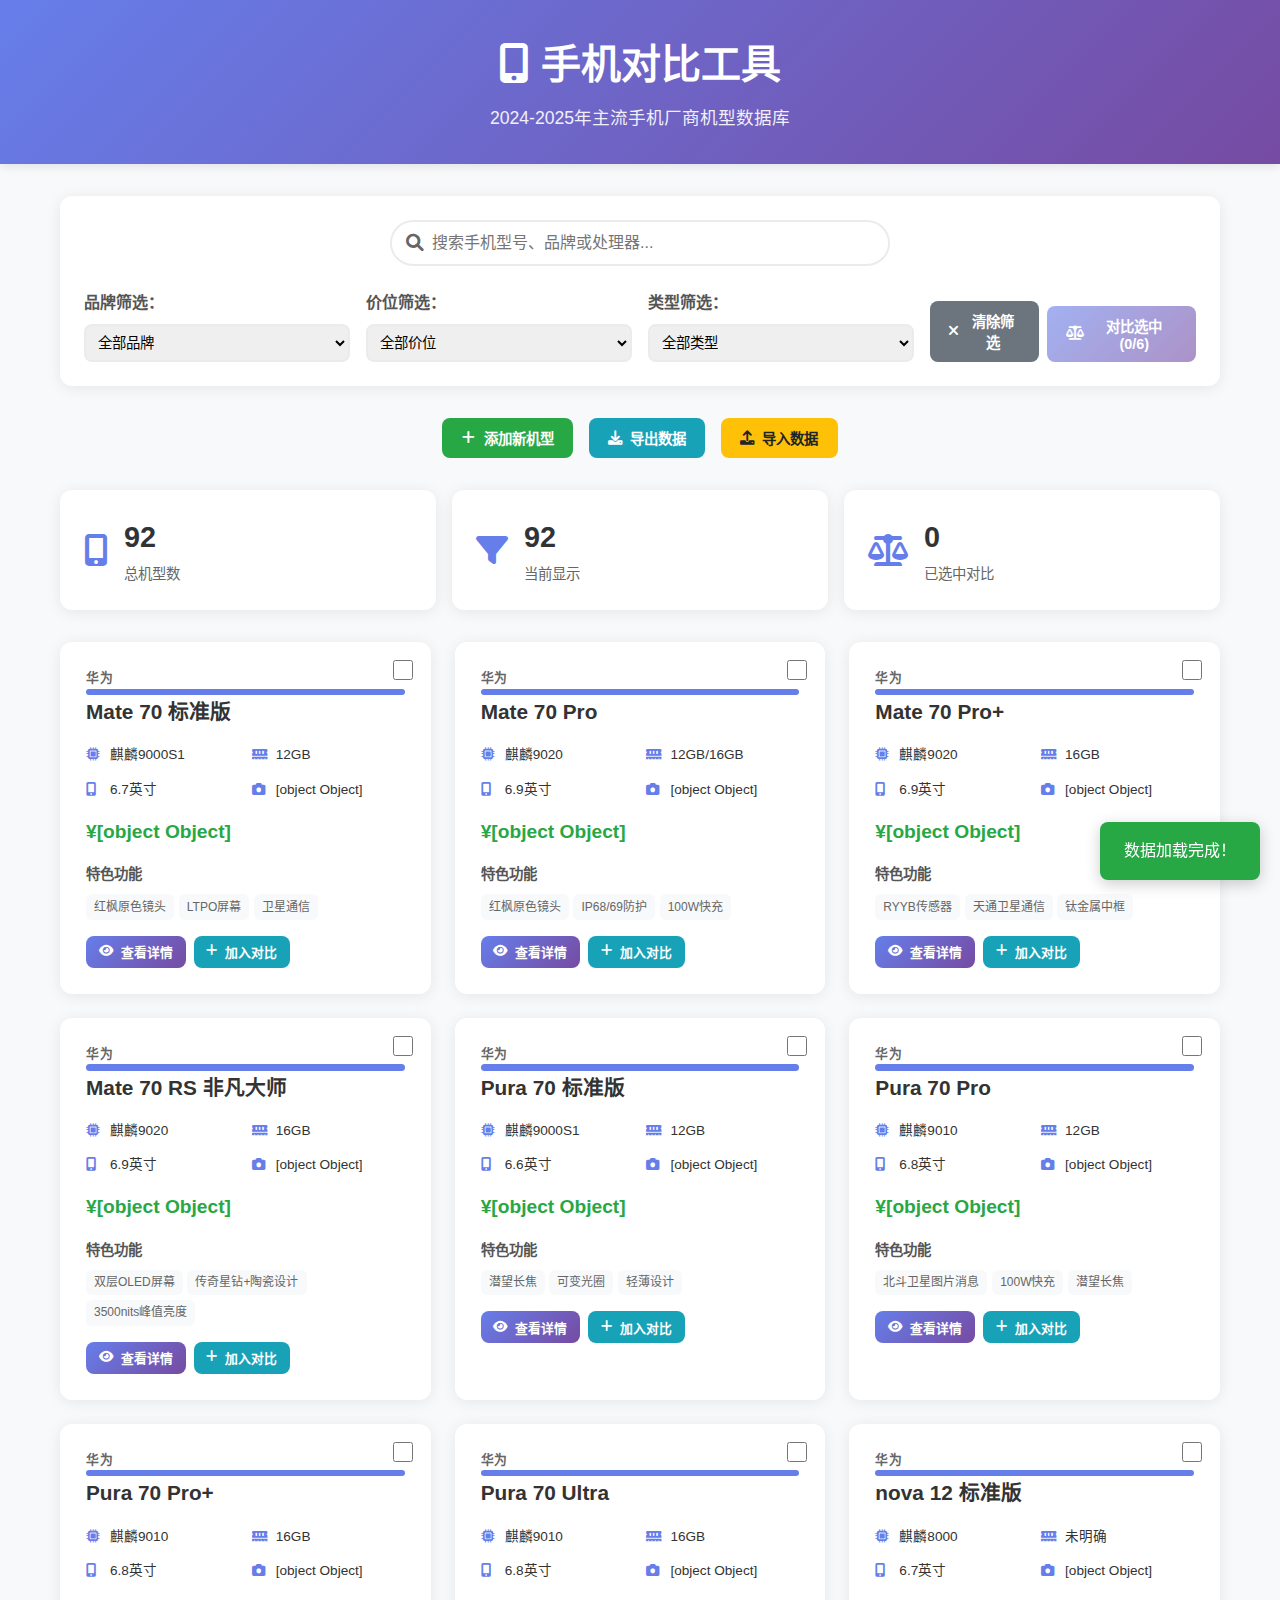
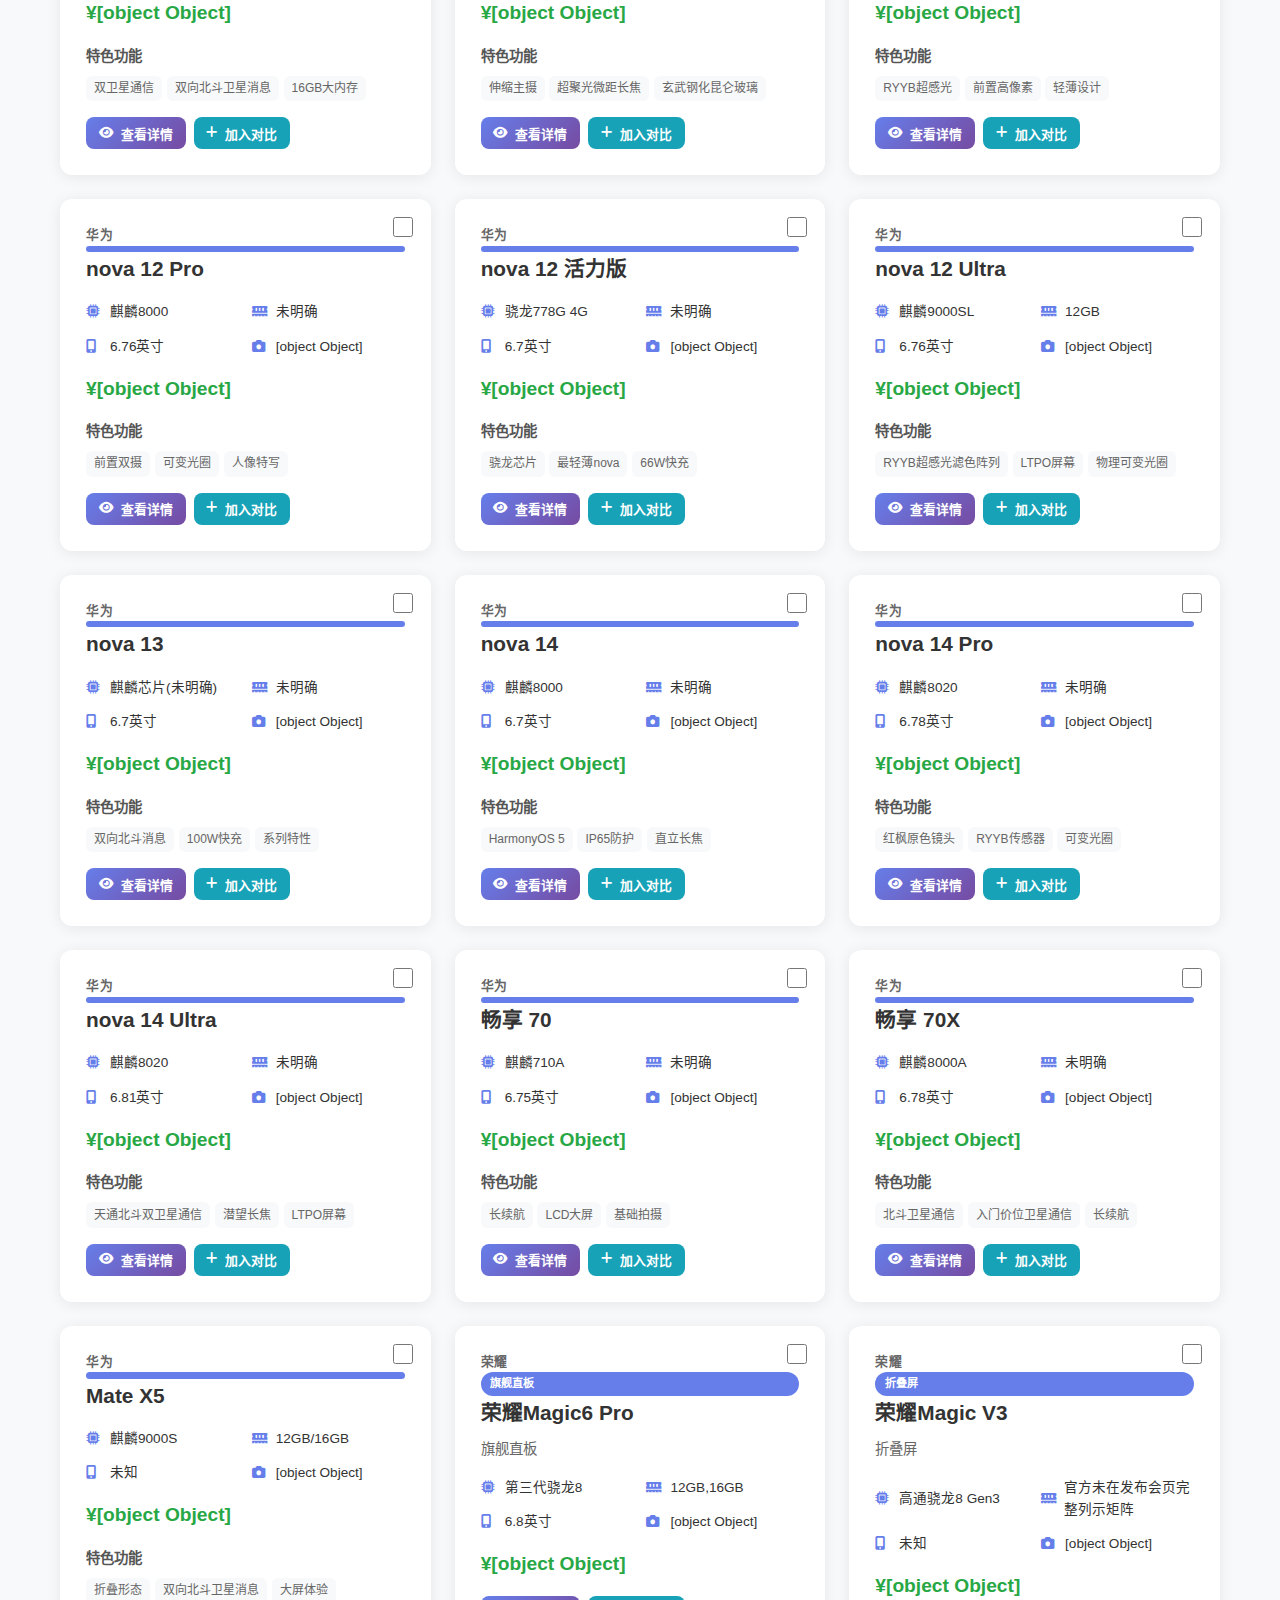
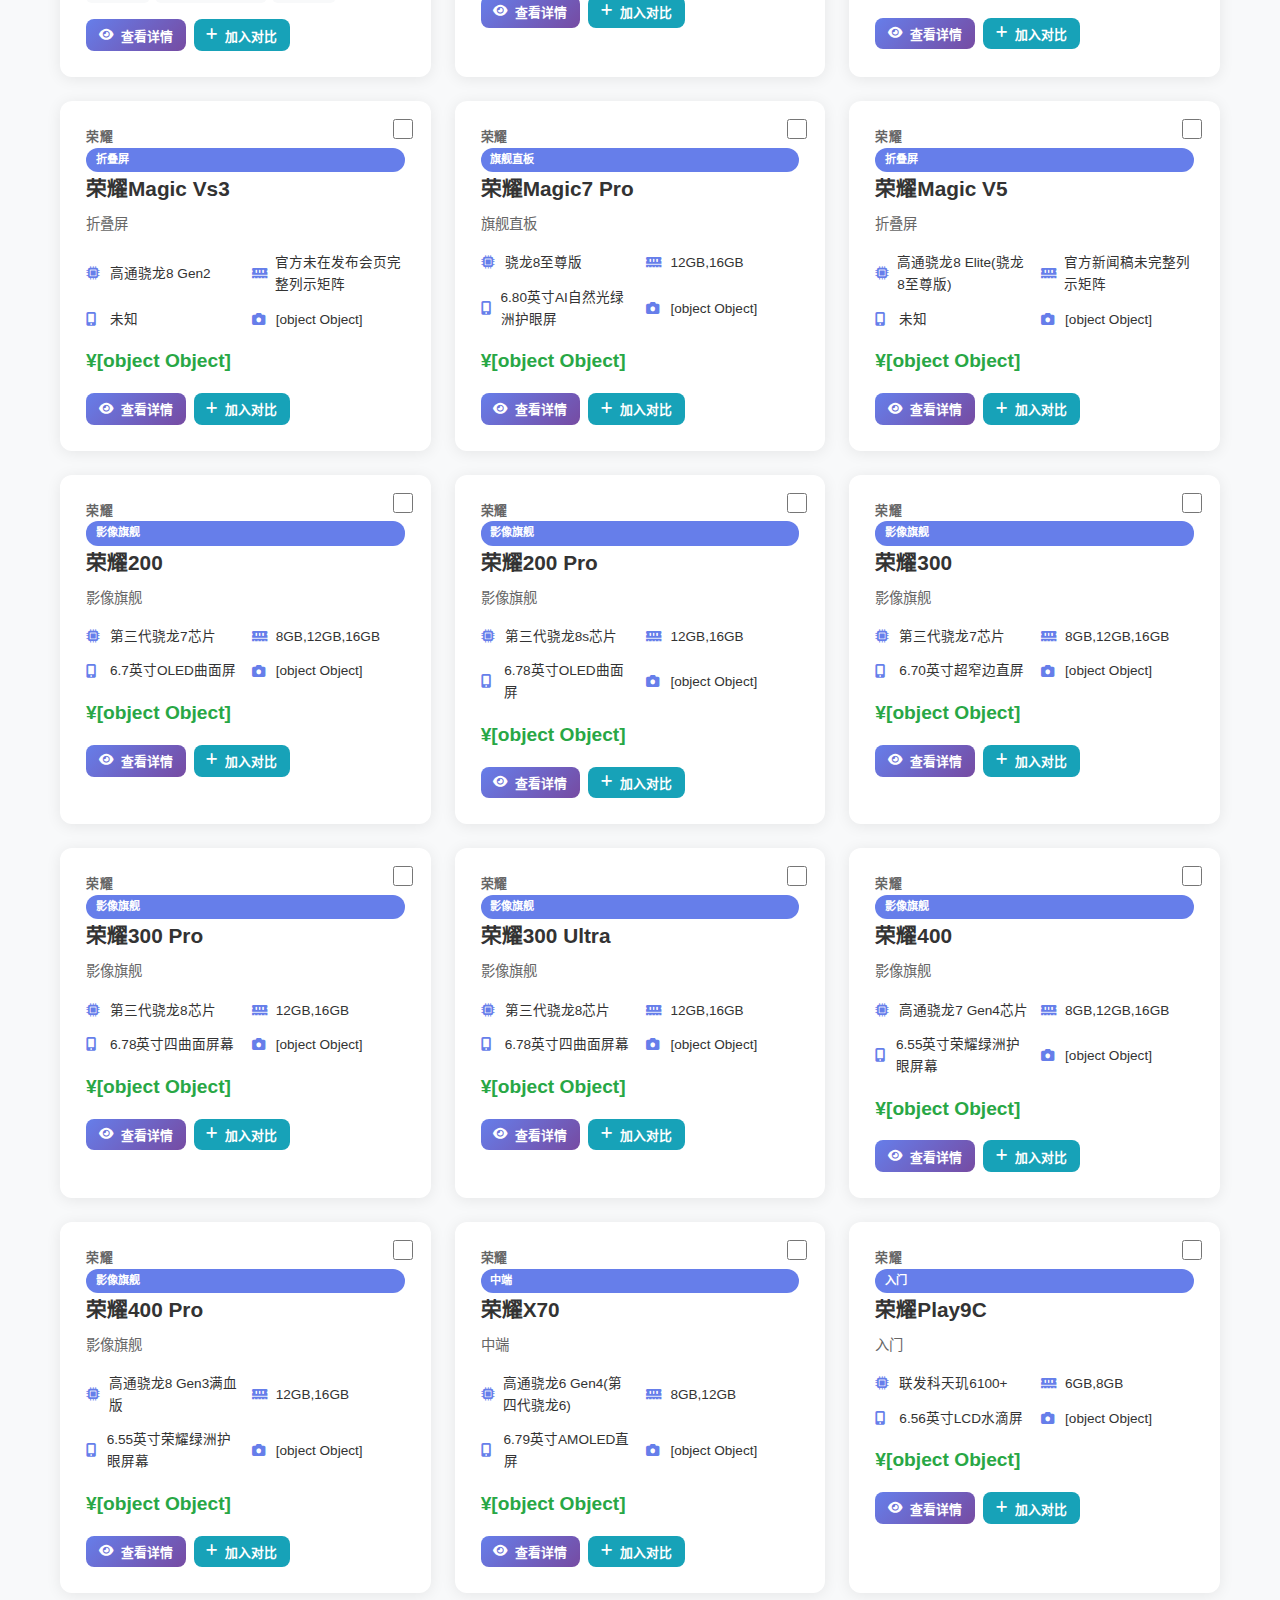
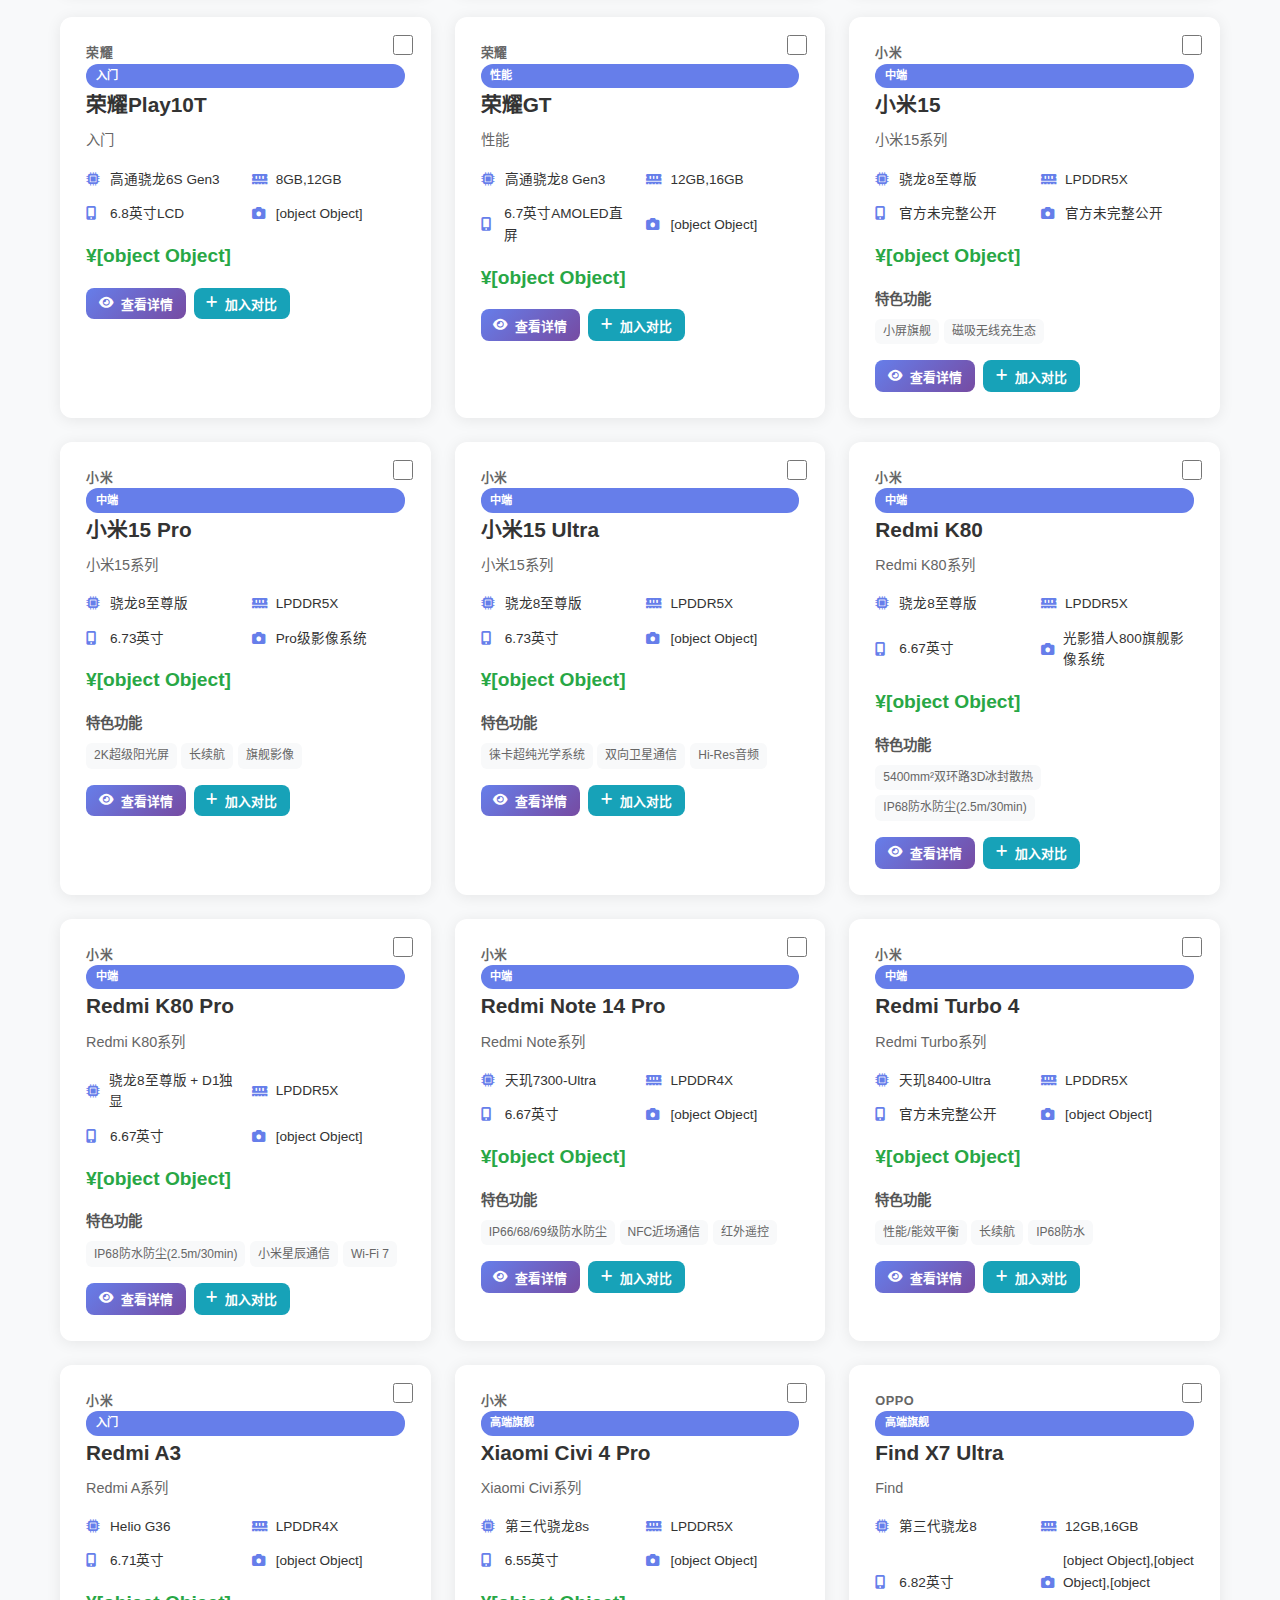
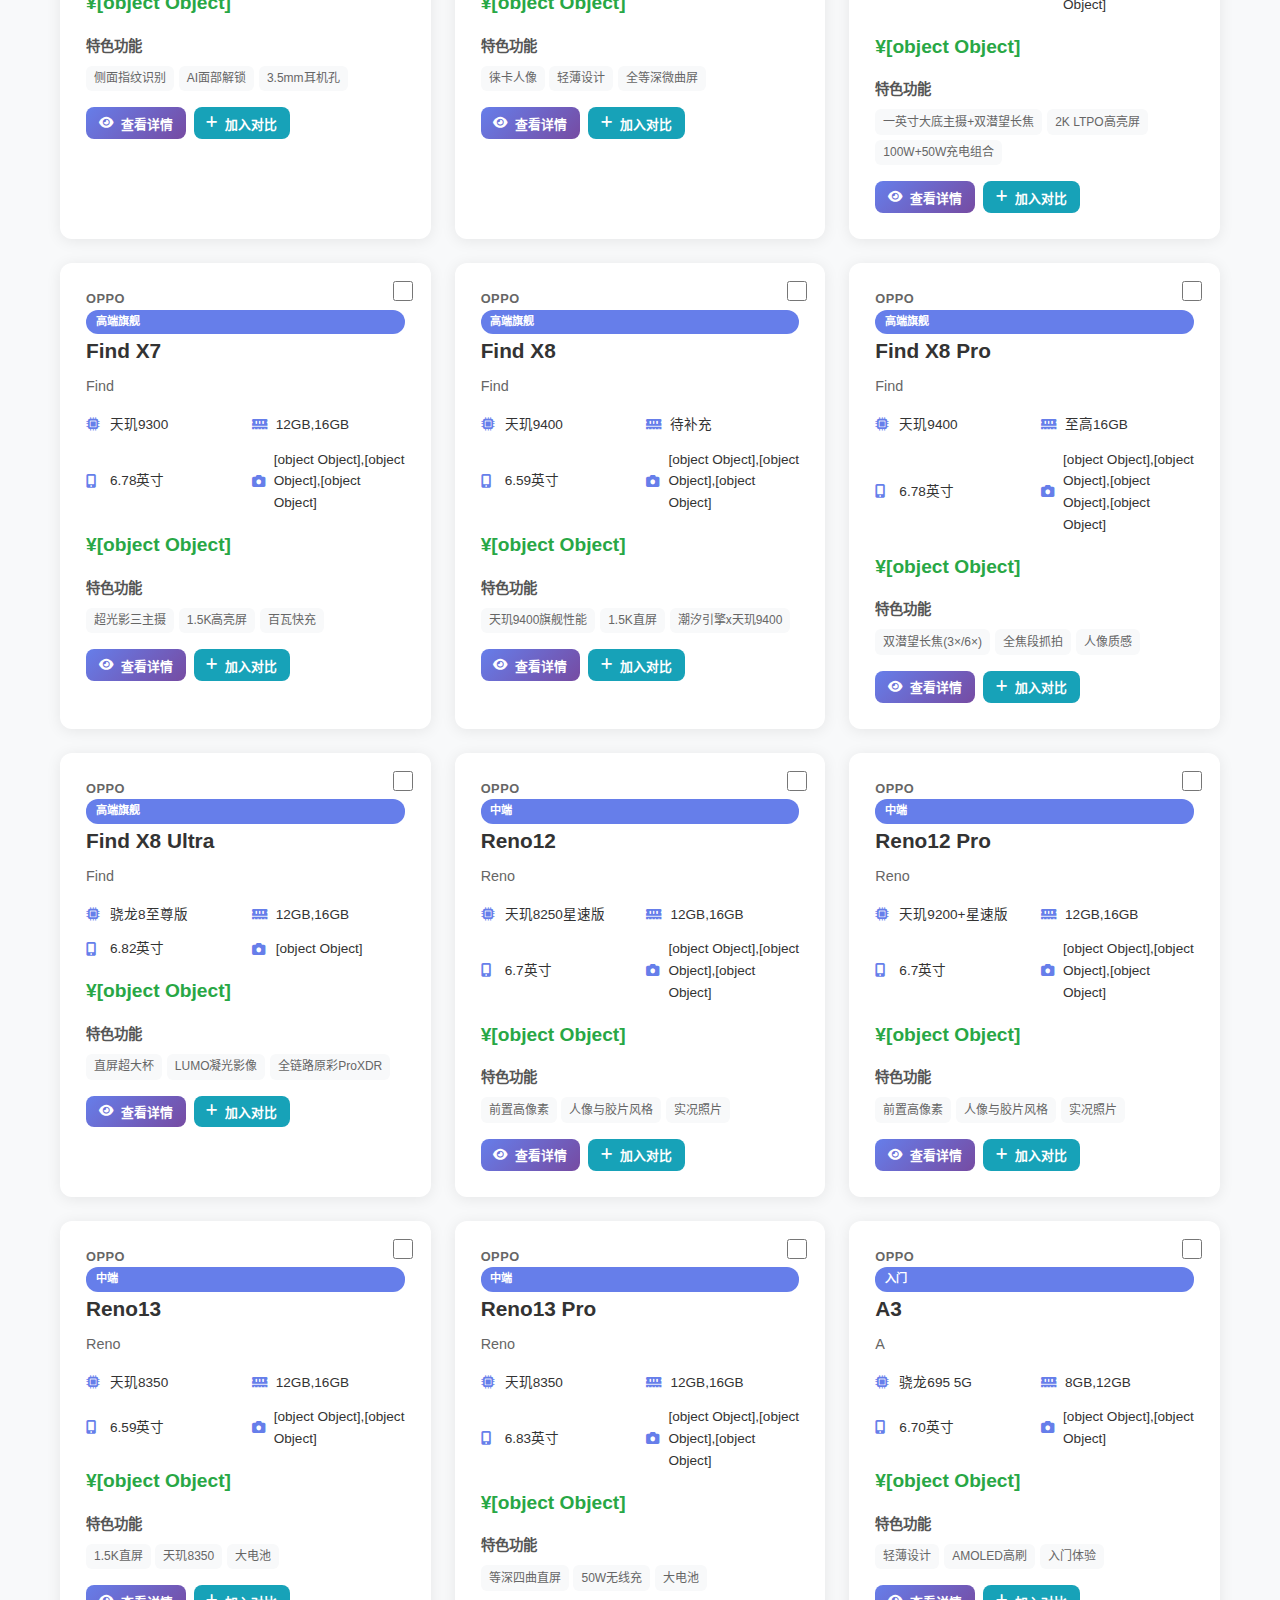
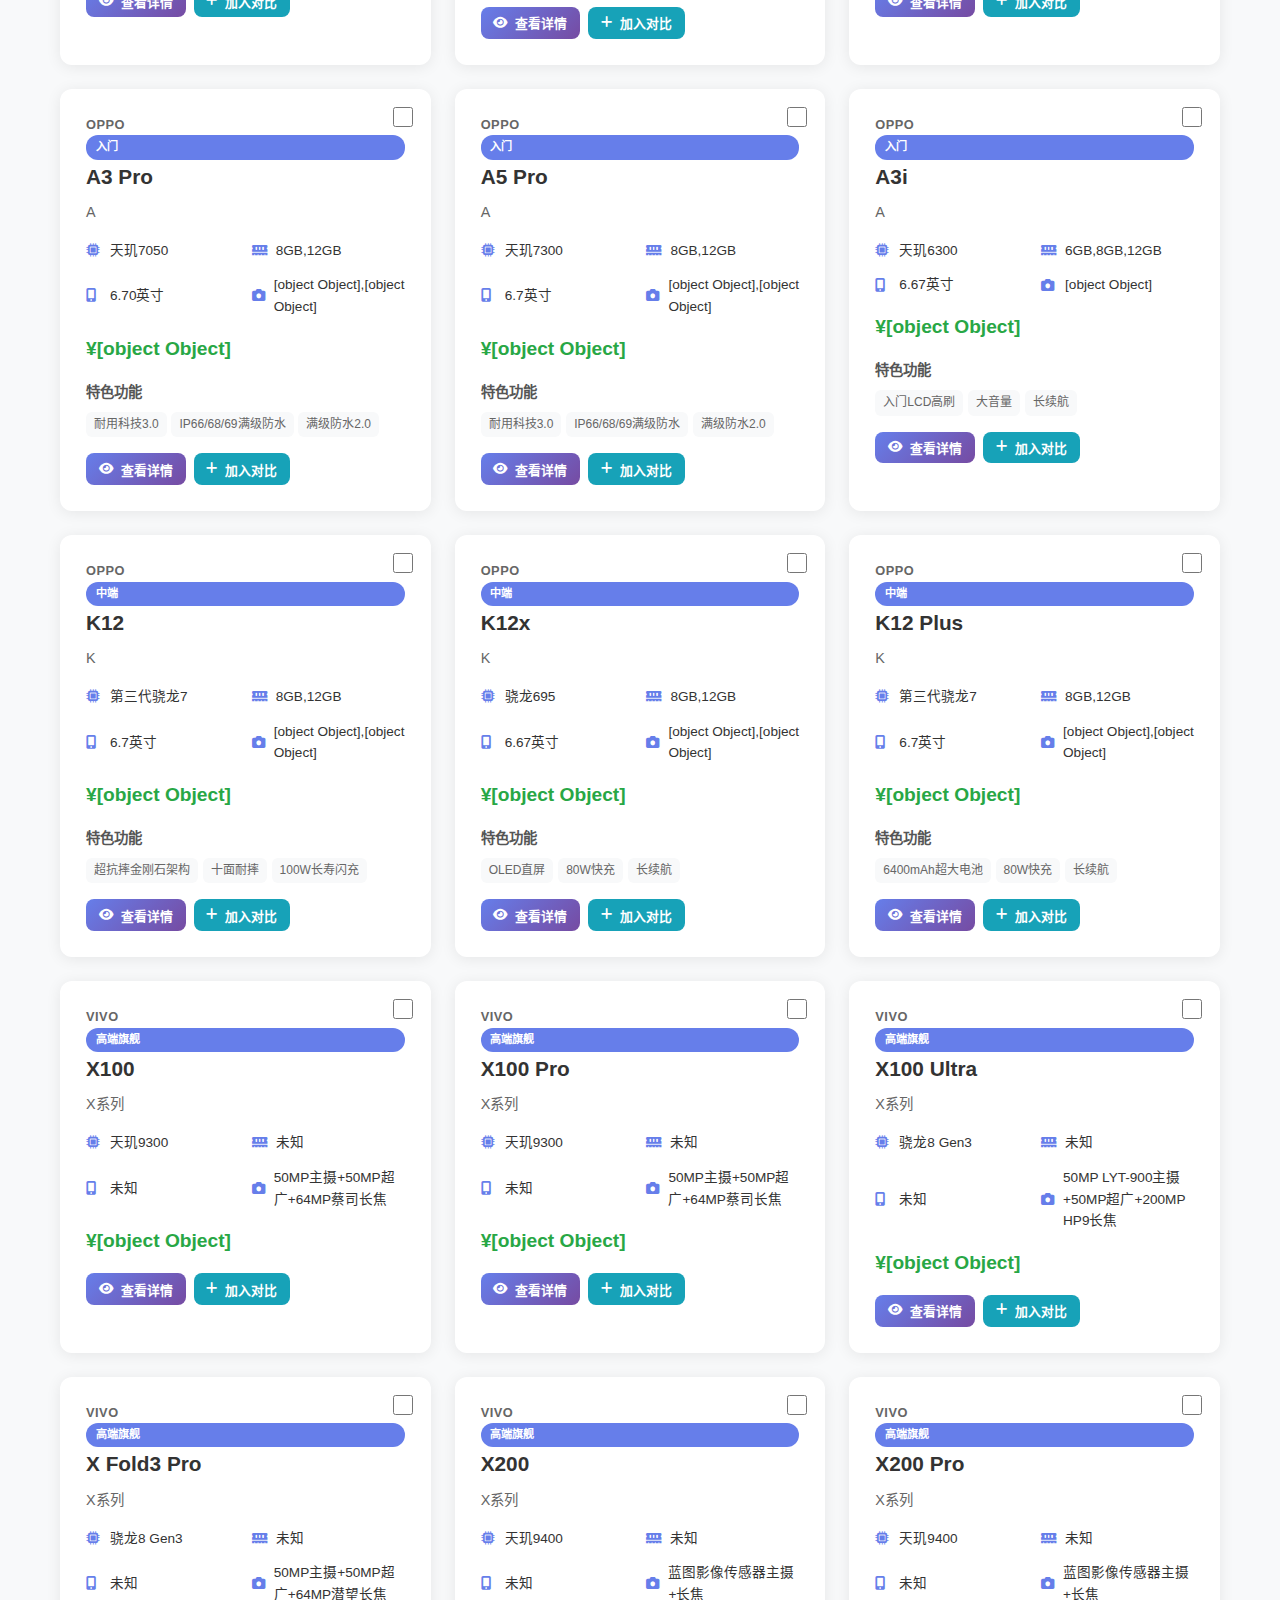
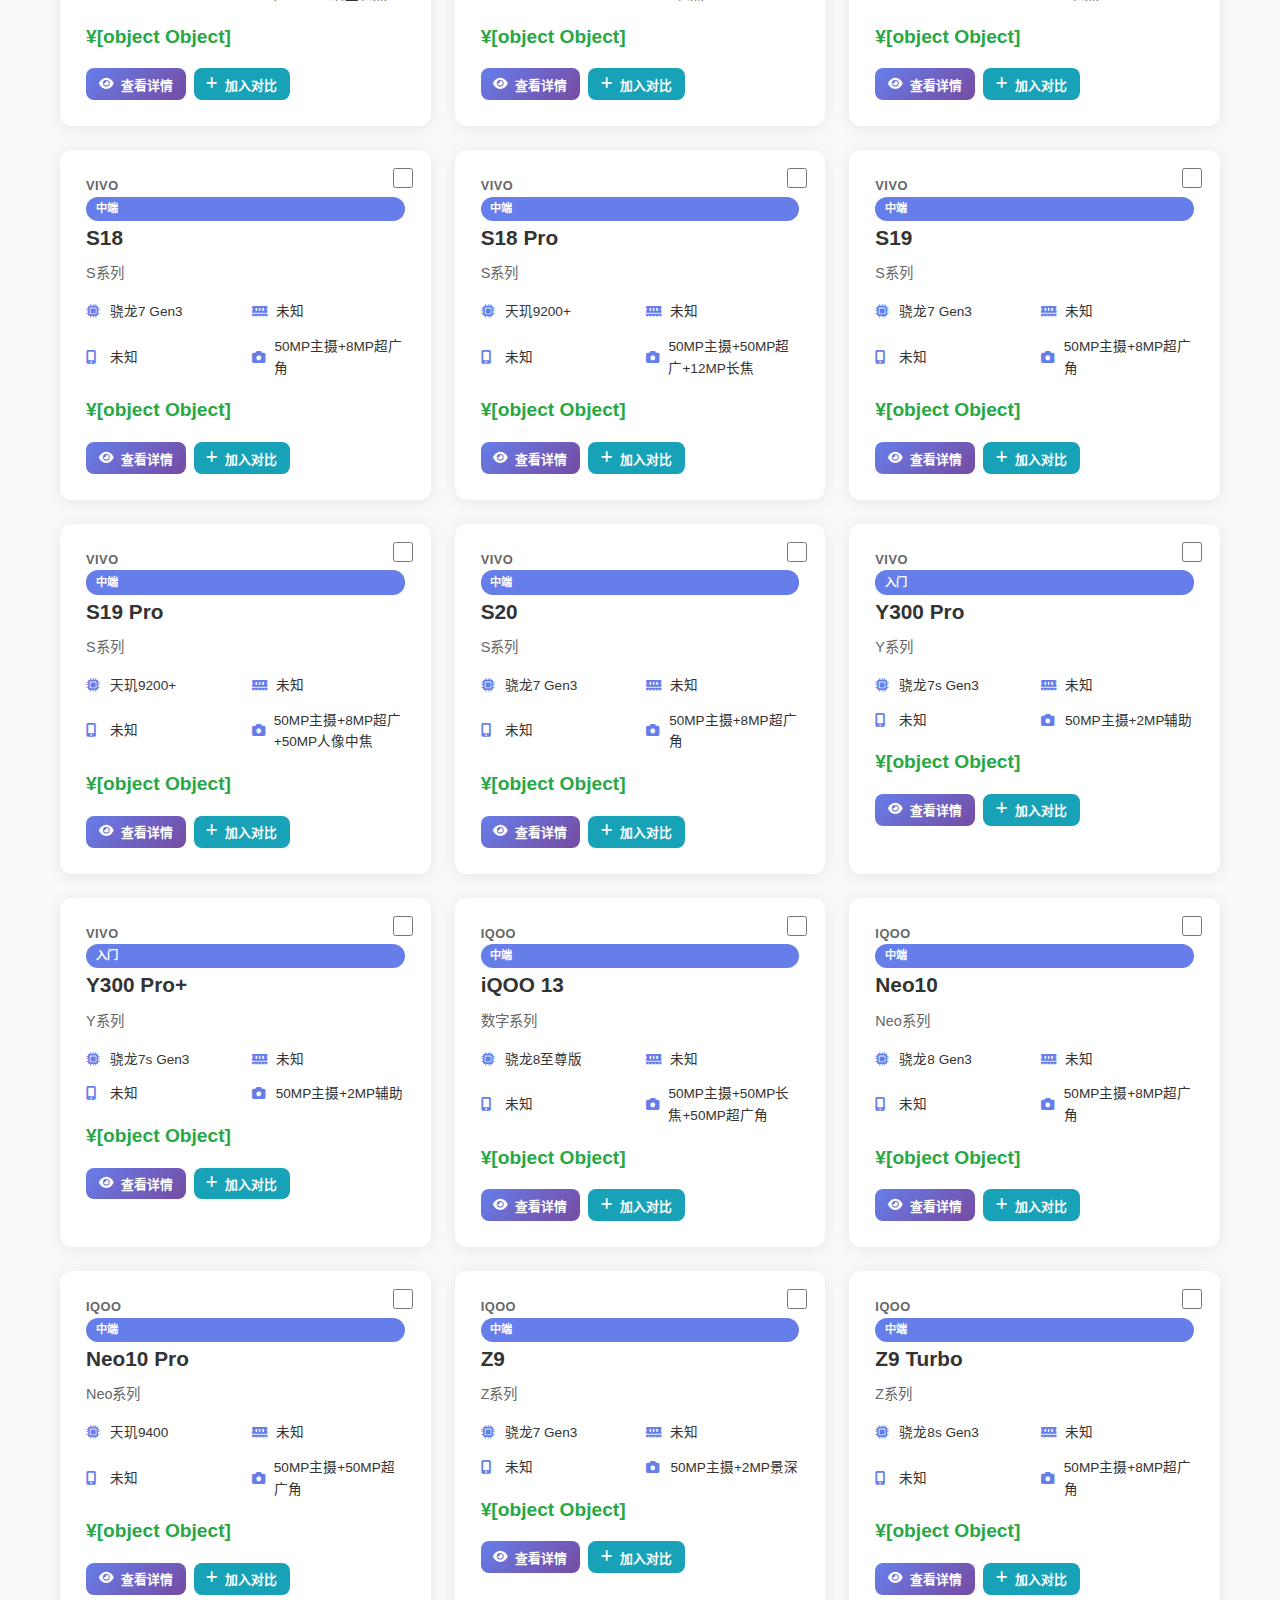
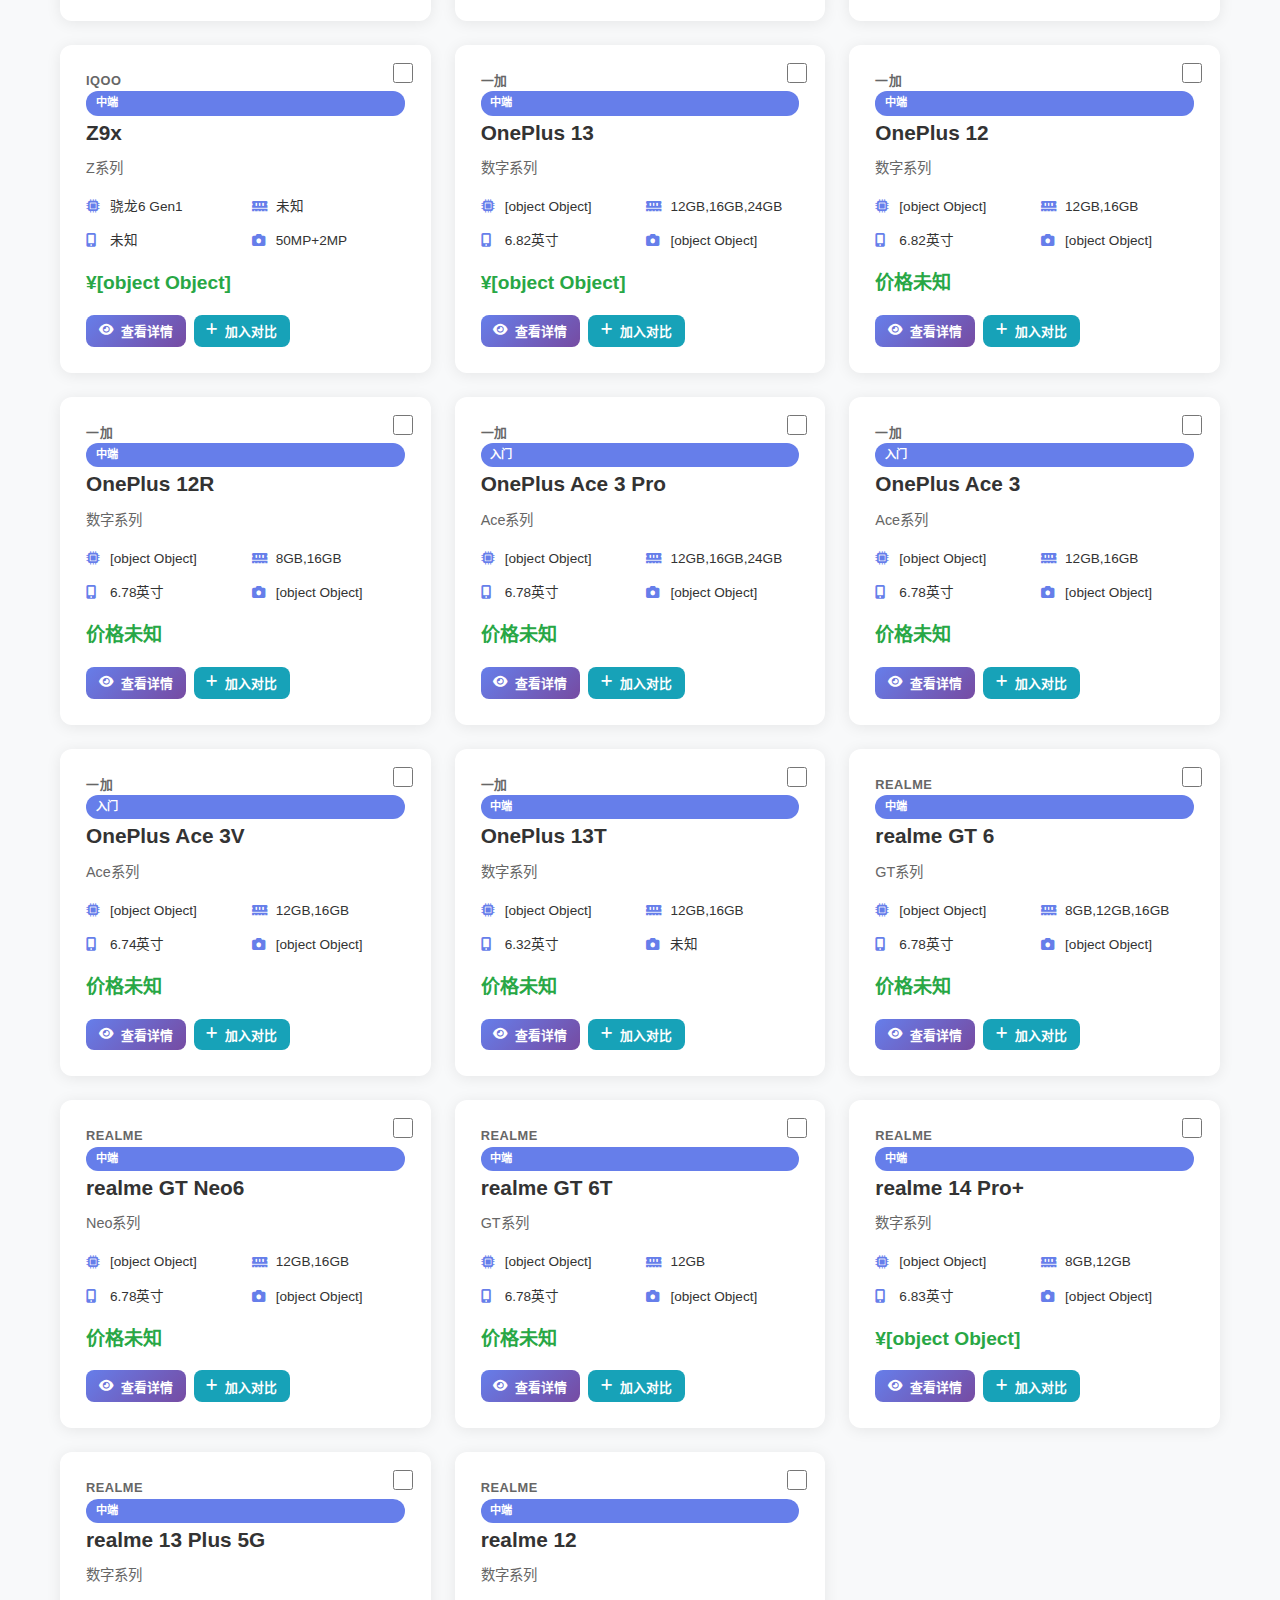
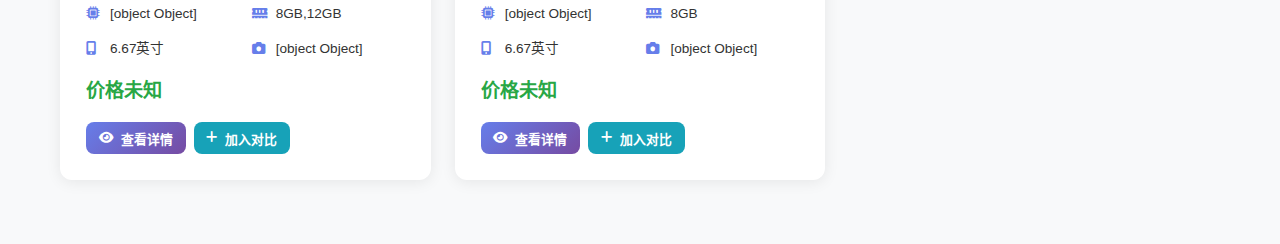
<file: index.html>
<!DOCTYPE html>
<html lang="zh-CN">
<head>
    <meta charset="UTF-8">
    <meta name="viewport" content="width=device-width, initial-scale=1.0">
    <title>2024-2025年手机对比工具</title>
    <link rel="stylesheet" href="style.css">
    <link rel="stylesheet" href="https://cdnjs.cloudflare.com/ajax/libs/font-awesome/6.0.0/css/all.min.css">
</head>
<body>
    <!-- 顶部导航栏 -->
    <header class="header">
        <div class="container">
            <h1><i class="fas fa-mobile-alt"></i> 手机对比工具</h1>
            <p>2024-2025年主流手机厂商机型数据库</p>
        </div>
    </header>

    <!-- 主要内容区域 -->
    <main class="main">
        <div class="container">
            <!-- 控制面板 -->
            <div class="control-panel">
                <!-- 搜索框 -->
                <div class="search-section">
                    <div class="search-box">
                        <i class="fas fa-search"></i>
                        <input type="text" id="searchInput" placeholder="搜索手机型号、品牌或处理器...">
                    </div>
                </div>

                <!-- 筛选器 -->
                <div class="filter-section">
                    <div class="filter-group">
                        <label>品牌筛选：</label>
                        <select id="brandFilter">
                            <option value="">全部品牌</option>
                            <option value="华为">华为</option>
                            <option value="荣耀">荣耀</option>
                            <option value="小米">小米</option>
                            <option value="OPPO">OPPO</option>
                            <option value="vivo">vivo</option>
                            <option value="iQOO">iQOO</option>
                            <option value="一加">一加</option>
                            <option value="realme">realme</option>
                        </select>
                    </div>

                    <div class="filter-group">
                        <label>价位筛选：</label>
                        <select id="priceFilter">
                            <option value="">全部价位</option>
                            <option value="low">入门级 (< 2000元)</option>
                            <option value="mid">中端 (2000-4000元)</option>
                            <option value="high">高端 (> 4000元)</option>
                        </select>
                    </div>

                    <div class="filter-group">
                        <label>类型筛选：</label>
                        <select id="categoryFilter">
                            <option value="">全部类型</option>
                            <option value="高端旗舰">高端旗舰</option>
                            <option value="中端">中端</option>
                            <option value="入门">入门</option>
                        </select>
                    </div>

                    <div class="filter-actions">
                        <button id="clearFilters" class="btn btn-secondary">
                            <i class="fas fa-times"></i> 清除筛选
                        </button>
                        <button id="compareSelected" class="btn btn-primary" disabled>
                            <i class="fas fa-balance-scale"></i> 对比选中 (0/6)
                        </button>
                    </div>
                </div>
            </div>

            <!-- 操作按钮 -->
            <div class="action-buttons">
                <button id="addPhoneBtn" class="btn btn-success">
                    <i class="fas fa-plus"></i> 添加新机型
                </button>
                <button id="exportDataBtn" class="btn btn-info">
                    <i class="fas fa-download"></i> 导出数据
                </button>
                <button id="importDataBtn" class="btn btn-warning">
                    <i class="fas fa-upload"></i> 导入数据
                </button>
                <input type="file" id="importFileInput" accept=".json" style="display: none;">
            </div>

            <!-- 统计信息 -->
            <div class="stats-section">
                <div class="stats-card">
                    <i class="fas fa-mobile-alt"></i>
                    <div>
                        <h3 id="totalPhones">0</h3>
                        <p>总机型数</p>
                    </div>
                </div>
                <div class="stats-card">
                    <i class="fas fa-filter"></i>
                    <div>
                        <h3 id="filteredPhones">0</h3>
                        <p>当前显示</p>
                    </div>
                </div>
                <div class="stats-card">
                    <i class="fas fa-balance-scale"></i>
                    <div>
                        <h3 id="selectedPhones">0</h3>
                        <p>已选中对比</p>
                    </div>
                </div>
            </div>

            <!-- 手机列表 -->
            <div class="phone-list" id="phoneList">
                <!-- 手机卡片将通过JavaScript动态生成 -->
            </div>

            <!-- 加载状态 -->
            <div class="loading" id="loading">
                <i class="fas fa-spinner fa-spin"></i>
                <p>正在加载手机数据...</p>
            </div>
        </div>
    </main>

    <!-- 添加手机模态框 -->
    <div id="addPhoneModal" class="modal">
        <div class="modal-content">
            <div class="modal-header">
                <h2>添加新机型</h2>
                <span class="close" id="closeAddModal">&times;</span>
            </div>
            <div class="modal-body">
                <form id="addPhoneForm">
                    <div class="form-grid">
                        <div class="form-group">
                            <label>品牌 *</label>
                            <select name="brand" required>
                                <option value="">请选择品牌</option>
                                <option value="华为">华为</option>
                                <option value="荣耀">荣耀</option>
                                <option value="小米">小米</option>
                                <option value="OPPO">OPPO</option>
                                <option value="vivo">vivo</option>
                                <option value="iQOO">iQOO</option>
                                <option value="一加">一加</option>
                                <option value="realme">realme</option>
                                <option value="其他">其他</option>
                            </select>
                        </div>

                        <div class="form-group">
                            <label>型号 *</label>
                            <input type="text" name="model" required placeholder="例如：Mate 60 Pro">
                        </div>

                        <div class="form-group">
                            <label>系列</label>
                            <input type="text" name="series" placeholder="例如：Mate系列">
                        </div>

                        <div class="form-group">
                            <label>类型</label>
                            <select name="category">
                                <option value="高端旗舰">高端旗舰</option>
                                <option value="中端">中端</option>
                                <option value="入门">入门</option>
                            </select>
                        </div>

                        <div class="form-group">
                            <label>处理器品牌</label>
                            <input type="text" name="processor_brand" placeholder="例如：高通">
                        </div>

                        <div class="form-group">
                            <label>处理器型号</label>
                            <input type="text" name="processor_model" placeholder="例如：骁龙8 Gen 3">
                        </div>

                        <div class="form-group">
                            <label>内存</label>
                            <input type="text" name="memory_ram" placeholder="例如：12GB">
                        </div>

                        <div class="form-group">
                            <label>存储</label>
                            <input type="text" name="memory_storage" placeholder="例如：256GB">
                        </div>

                        <div class="form-group">
                            <label>屏幕尺寸</label>
                            <input type="text" name="display_size" placeholder="例如：6.7英寸">
                        </div>

                        <div class="form-group">
                            <label>屏幕分辨率</label>
                            <input type="text" name="display_resolution" placeholder="例如：2688×1216">
                        </div>

                        <div class="form-group">
                            <label>刷新率</label>
                            <input type="text" name="display_refresh_rate" placeholder="例如：120Hz">
                        </div>

                        <div class="form-group">
                            <label>后置摄像头</label>
                            <input type="text" name="camera_rear" placeholder="例如：50MP主摄">
                        </div>

                        <div class="form-group">
                            <label>前置摄像头</label>
                            <input type="text" name="camera_front" placeholder="例如：32MP">
                        </div>

                        <div class="form-group">
                            <label>电池容量</label>
                            <input type="text" name="battery_capacity" placeholder="例如：5000mAh">
                        </div>

                        <div class="form-group">
                            <label>充电功率</label>
                            <input type="text" name="battery_charging" placeholder="例如：100W">
                        </div>

                        <div class="form-group">
                            <label>起售价</label>
                            <input type="number" name="price_start_price" placeholder="例如：4999">
                        </div>

                        <div class="form-group">
                            <label>发布时间</label>
                            <input type="date" name="release_date">
                        </div>

                        <div class="form-group full-width">
                            <label>特色功能</label>
                            <textarea name="features" rows="3" placeholder="请输入特色功能，用逗号分隔"></textarea>
                        </div>

                        <div class="form-group full-width">
                            <label>描述</label>
                            <textarea name="description" rows="2" placeholder="简要描述这款手机"></textarea>
                        </div>
                    </div>

                    <div class="form-actions">
                        <button type="button" id="cancelAddBtn" class="btn btn-secondary">取消</button>
                        <button type="submit" class="btn btn-primary">添加机型</button>
                    </div>
                </form>
            </div>
        </div>
    </div>

    <!-- 对比模态框 -->
    <div id="compareModal" class="modal">
        <div class="modal-content large">
            <div class="modal-header">
                <h2>机型对比</h2>
                <span class="close" id="closeCompareModal">&times;</span>
            </div>
            <div class="modal-body">
                <div id="compareContent">
                    <!-- 对比内容将通过JavaScript动态生成 -->
                </div>
            </div>
        </div>
    </div>

    <!-- 编辑模态框 -->
    <div id="editPhoneModal" class="modal">
        <div class="modal-content large">
            <div class="modal-header">
                <h2>编辑机型</h2>
                <span class="close" id="closeEditModal">&times;</span>
            </div>
            <div class="modal-body">
                <form id="editPhoneForm">
                    <div class="form-grid">
                        <div class="form-group">
                            <label>品牌 *</label>
                            <select name="brand" required>
                                <option value="">请选择品牌</option>
                                <option value="华为">华为</option>
                                <option value="荣耀">荣耀</option>
                                <option value="小米">小米</option>
                                <option value="OPPO">OPPO</option>
                                <option value="vivo">vivo</option>
                                <option value="iQOO">iQOO</option>
                                <option value="一加">一加</option>
                                <option value="realme">realme</option>
                                <option value="其他">其他</option>
                            </select>
                        </div>

                        <div class="form-group">
                            <label>型号 *</label>
                            <input type="text" name="model" required>
                        </div>

                        <div class="form-group">
                            <label>系列</label>
                            <input type="text" name="series">
                        </div>

                        <div class="form-group">
                            <label>类型</label>
                            <select name="category">
                                <option value="高端旗舰">高端旗舰</option>
                                <option value="中端">中端</option>
                                <option value="入门">入门</option>
                            </select>
                        </div>

                        <div class="form-group">
                            <label>处理器品牌</label>
                            <input type="text" name="processor_brand">
                        </div>

                        <div class="form-group">
                            <label>处理器型号</label>
                            <input type="text" name="processor_model">
                        </div>

                        <div class="form-group">
                            <label>内存</label>
                            <input type="text" name="memory_ram" placeholder="例如：12GB">
                        </div>

                        <div class="form-group">
                            <label>存储</label>
                            <input type="text" name="memory_storage" placeholder="例如：256GB 或 256GB,512GB,1TB">
                        </div>

                        <div class="form-group">
                            <label>屏幕尺寸</label>
                            <input type="text" name="display_size" placeholder="例如：6.7英寸">
                        </div>

                        <div class="form-group">
                            <label>屏幕分辨率</label>
                            <input type="text" name="display_resolution" placeholder="例如：2688×1216">
                        </div>

                        <div class="form-group">
                            <label>屏幕刷新率</label>
                            <input type="text" name="display_refresh_rate" placeholder="例如：120Hz">
                        </div>

                        <div class="form-group">
                            <label>主摄像头</label>
                            <input type="text" name="camera_main" placeholder="例如：50MP主摄">
                        </div>

                        <div class="form-group">
                            <label>超广角摄像头</label>
                            <input type="text" name="camera_ultra_wide" placeholder="例如：40MP超广角">
                        </div>

                        <div class="form-group">
                            <label>长焦摄像头</label>
                            <input type="text" name="camera_telephoto" placeholder="例如：12MP长焦">
                        </div>

                        <div class="form-group">
                            <label>电池容量</label>
                            <input type="text" name="battery_capacity" placeholder="例如：5300mAh">
                        </div>

                        <div class="form-group">
                            <label>有线充电功率</label>
                            <input type="text" name="battery_wired" placeholder="例如：66W">
                        </div>

                        <div class="form-group">
                            <label>无线充电功率</label>
                            <input type="text" name="battery_wireless" placeholder="例如：50W">
                        </div>

                        <div class="form-group">
                            <label>起售价</label>
                            <input type="number" name="price_starting_price" placeholder="例如：5499">
                        </div>

                        <div class="form-group">
                            <label>货币</label>
                            <select name="price_currency">
                                <option value="CNY">人民币</option>
                                <option value="USD">美元</option>
                            </select>
                        </div>

                        <div class="form-group full-width">
                            <label>特色功能</label>
                            <textarea name="features" rows="3" placeholder="每行一个特色功能"></textarea>
                        </div>

                        <div class="form-group full-width">
                            <label>购买链接</label>
                            <textarea name="purchase_links" rows="3" placeholder="格式：平台名:链接，每行一个"></textarea>
                        </div>

                        <div class="form-group full-width">
                            <label>详情图片</label>
                            <textarea name="detail_images" rows="3" placeholder="每行一个图片URL"></textarea>
                        </div>
                    </div>
                    
                    <div class="form-actions">
                        <button type="button" class="btn btn-secondary" id="cancelEditBtn">取消</button>
                        <button type="submit" class="btn btn-primary">保存修改</button>
                    </div>
                </form>
            </div>
        </div>
    </div>

    <!-- 提示消息 -->
    <div id="toast" class="toast"></div>

    <!-- JavaScript -->
    <script src="script.js"></script>
</body>
</html>
</file>
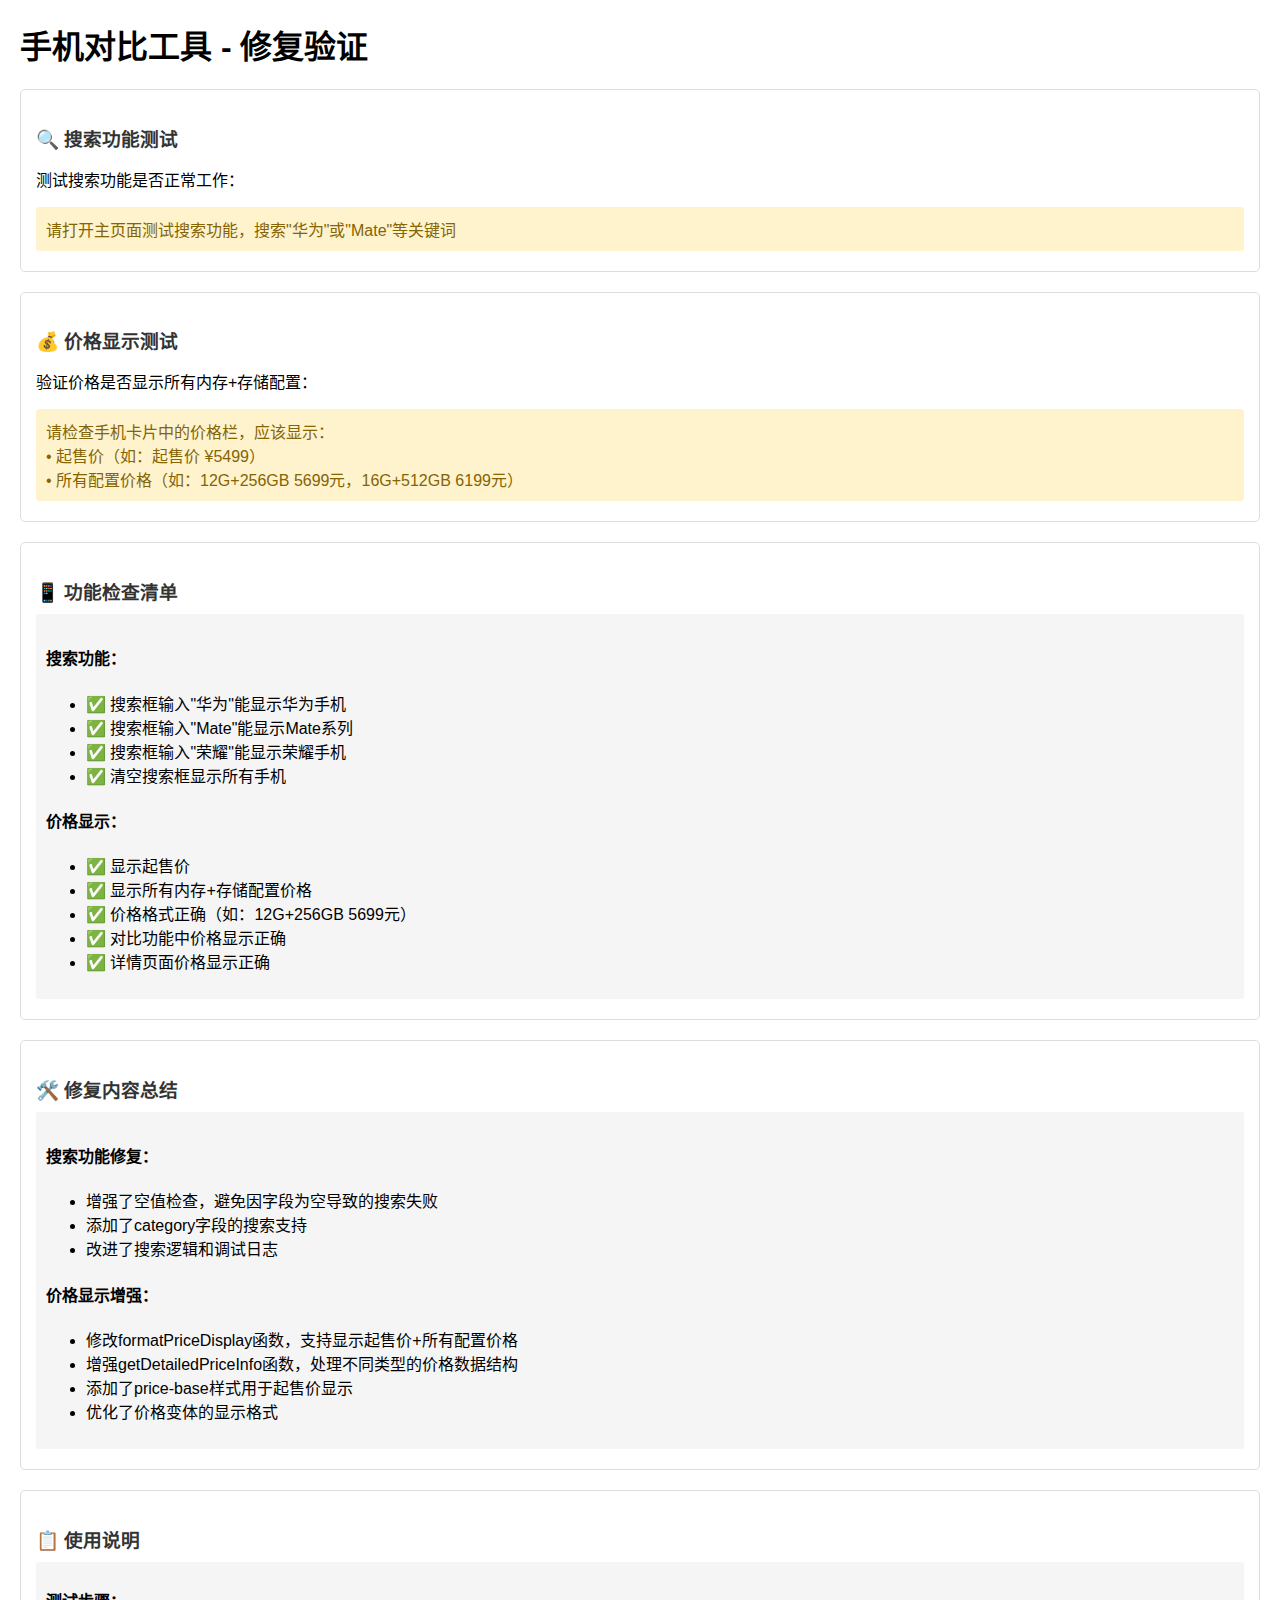
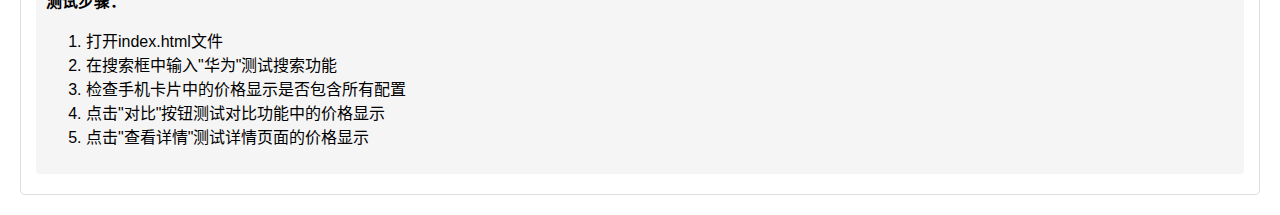
<file: test-fixes.html>
<!DOCTYPE html>
<html lang="zh-CN">
<head>
    <meta charset="UTF-8">
    <meta name="viewport" content="width=device-width, initial-scale=1.0">
    <title>手机对比工具 - 修复测试</title>
    <style>
        body { font-family: Arial, sans-serif; margin: 20px; }
        .test-section { margin: 20px 0; padding: 15px; border: 1px solid #ddd; border-radius: 5px; }
        .test-section h3 { color: #333; margin-bottom: 10px; }
        .test-result { padding: 10px; background: #f5f5f5; border-radius: 3px; margin: 5px 0; }
        .success { background: #d4edda; color: #155724; }
        .error { background: #f8d7da; color: #721c24; }
        .warning { background: #fff3cd; color: #856404; }
    </style>
</head>
<body>
    <h1>手机对比工具 - 修复验证</h1>
    
    <div class="test-section">
        <h3>🔍 搜索功能测试</h3>
        <p>测试搜索功能是否正常工作：</p>
        <div class="test-result warning">
            请打开主页面测试搜索功能，搜索"华为"或"Mate"等关键词
        </div>
    </div>
    
    <div class="test-section">
        <h3>💰 价格显示测试</h3>
        <p>验证价格是否显示所有内存+存储配置：</p>
        <div class="test-result warning">
            请检查手机卡片中的价格栏，应该显示：<br>
            • 起售价（如：起售价 ¥5499）<br>
            • 所有配置价格（如：12G+256GB 5699元，16G+512GB 6199元）
        </div>
    </div>
    
    <div class="test-section">
        <h3>📱 功能检查清单</h3>
        <div class="test-result">
            <h4>搜索功能：</h4>
            <ul>
                <li>✅ 搜索框输入"华为"能显示华为手机</li>
                <li>✅ 搜索框输入"Mate"能显示Mate系列</li>
                <li>✅ 搜索框输入"荣耀"能显示荣耀手机</li>
                <li>✅ 清空搜索框显示所有手机</li>
            </ul>
            
            <h4>价格显示：</h4>
            <ul>
                <li>✅ 显示起售价</li>
                <li>✅ 显示所有内存+存储配置价格</li>
                <li>✅ 价格格式正确（如：12G+256GB 5699元）</li>
                <li>✅ 对比功能中价格显示正确</li>
                <li>✅ 详情页面价格显示正确</li>
            </ul>
        </div>
    </div>
    
    <div class="test-section">
        <h3>🛠️ 修复内容总结</h3>
        <div class="test-result">
            <h4>搜索功能修复：</h4>
            <ul>
                <li>增强了空值检查，避免因字段为空导致的搜索失败</li>
                <li>添加了category字段的搜索支持</li>
                <li>改进了搜索逻辑和调试日志</li>
            </ul>
            
            <h4>价格显示增强：</h4>
            <ul>
                <li>修改formatPriceDisplay函数，支持显示起售价+所有配置价格</li>
                <li>增强getDetailedPriceInfo函数，处理不同类型的价格数据结构</li>
                <li>添加了price-base样式用于起售价显示</li>
                <li>优化了价格变体的显示格式</li>
            </ul>
        </div>
    </div>
    
    <div class="test-section">
        <h3>📋 使用说明</h3>
        <div class="test-result">
            <p><strong>测试步骤：</strong></p>
            <ol>
                <li>打开index.html文件</li>
                <li>在搜索框中输入"华为"测试搜索功能</li>
                <li>检查手机卡片中的价格显示是否包含所有配置</li>
                <li>点击"对比"按钮测试对比功能中的价格显示</li>
                <li>点击"查看详情"测试详情页面的价格显示</li>
            </ol>
        </div>
    </div>
</body>
</html>
</file>
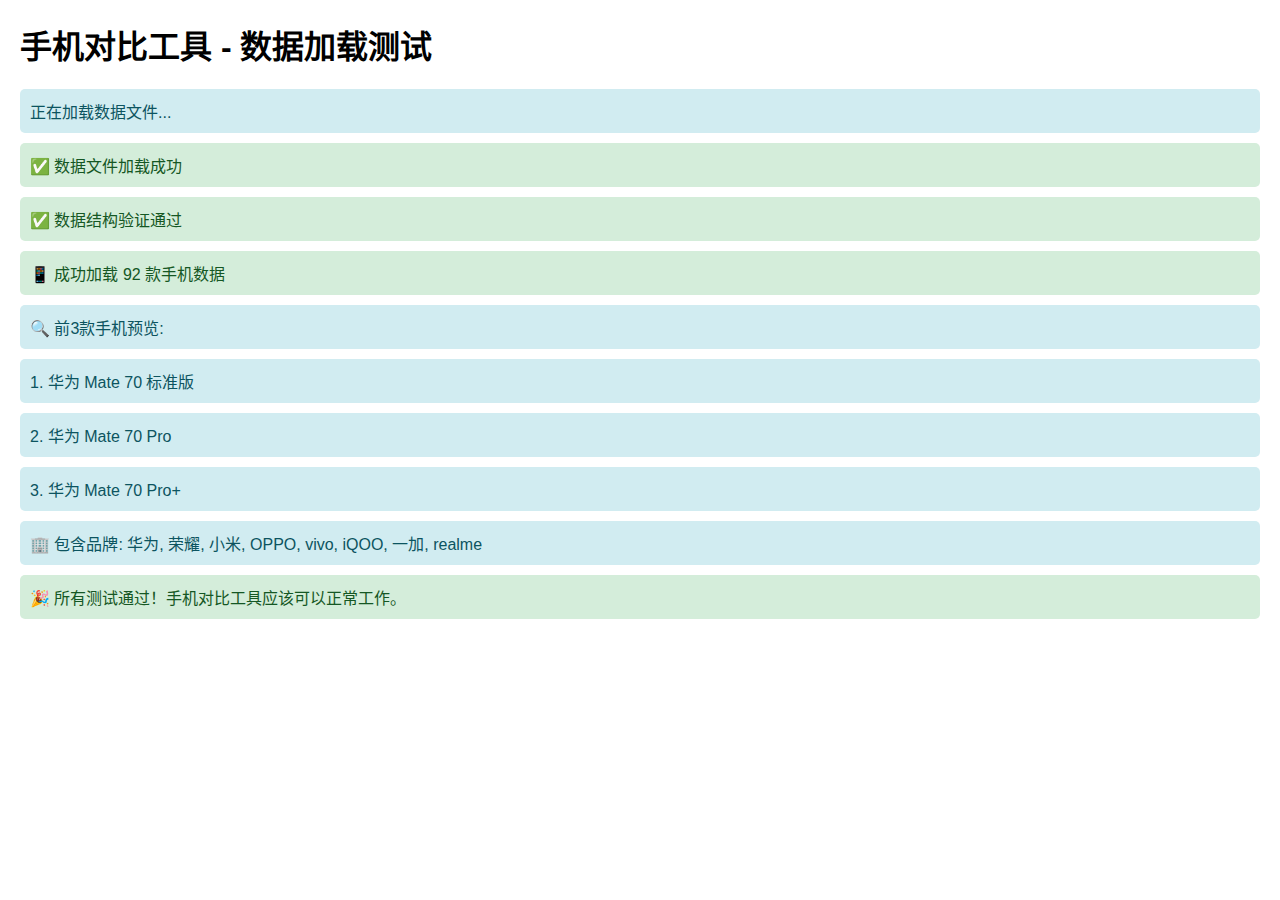
<file: test.html>
<!DOCTYPE html>
<html lang="zh-CN">
<head>
    <meta charset="UTF-8">
    <meta name="viewport" content="width=device-width, initial-scale=1.0">
    <title>数据加载测试</title>
    <style>
        body { font-family: Arial, sans-serif; margin: 20px; }
        .test-result { margin: 10px 0; padding: 10px; border-radius: 5px; }
        .success { background-color: #d4edda; color: #155724; }
        .error { background-color: #f8d7da; color: #721c24; }
        .info { background-color: #d1ecf1; color: #0c5460; }
    </style>
</head>
<body>
    <h1>手机对比工具 - 数据加载测试</h1>
    <div id="testResults"></div>
    
    <script>
        async function testDataLoading() {
            const results = document.getElementById('testResults');
            
            try {
                // 测试1: 加载JSON数据
                addResult('正在加载数据文件...', 'info');
                const response = await fetch('./data/all_phones_unified.json');
                
                if (!response.ok) {
                    throw new Error(`HTTP ${response.status}: ${response.statusText}`);
                }
                
                const data = await response.json();
                addResult('✅ 数据文件加载成功', 'success');
                
                // 测试2: 验证数据结构
                if (!data.phones || !Array.isArray(data.phones)) {
                    throw new Error('数据格式错误：phones字段不存在或不是数组');
                }
                addResult('✅ 数据结构验证通过', 'success');
                
                // 测试3: 显示统计信息
                const phoneCount = data.phones.length;
                addResult(`📱 成功加载 ${phoneCount} 款手机数据`, 'success');
                
                // 测试4: 显示前3款手机
                addResult('🔍 前3款手机预览:', 'info');
                data.phones.slice(0, 3).forEach((phone, index) => {
                    addResult(`  ${index + 1}. ${phone.brand} ${phone.model}`, 'info');
                });
                
                // 测试5: 验证品牌
                const brands = [...new Set(data.phones.map(p => p.brand))];
                addResult(`🏢 包含品牌: ${brands.join(', ')}`, 'info');
                
                addResult('🎉 所有测试通过！手机对比工具应该可以正常工作。', 'success');
                
            } catch (error) {
                addResult(`❌ 错误: ${error.message}`, 'error');
                addResult('请检查：', 'error');
                addResult('1. data/all_phones_unified.json 文件是否存在', 'error');
                addResult('2. 文件路径是否正确', 'error');
                addResult('3. 是否通过本地服务器访问', 'error');
            }
        }
        
        function addResult(message, type) {
            const div = document.createElement('div');
            div.className = `test-result ${type}`;
            div.textContent = message;
            document.getElementById('testResults').appendChild(div);
        }
        
        // 页面加载后自动测试
        window.addEventListener('load', testDataLoading);
    </script>
</body>
</html>
</file>
<file: style.css>
/* 手机对比工具样式表 */

/* 全局样式 */
* {
    margin: 0;
    padding: 0;
    box-sizing: border-box;
}

body {
    font-family: -apple-system, BlinkMacSystemFont, 'Segoe UI', 'Roboto', 'Helvetica Neue', Arial, sans-serif;
    line-height: 1.6;
    color: #333;
    background-color: #f8f9fa;
}

.container {
    max-width: 1200px;
    margin: 0 auto;
    padding: 0 20px;
}

/* 顶部导航栏 */
.header {
    background: linear-gradient(135deg, #667eea 0%, #764ba2 100%);
    color: white;
    padding: 2rem 0;
    text-align: center;
    box-shadow: 0 2px 10px rgba(0,0,0,0.1);
}

.header h1 {
    font-size: 2.5rem;
    margin-bottom: 0.5rem;
    font-weight: 700;
}

.header p {
    font-size: 1.1rem;
    opacity: 0.9;
}

/* 主要内容区域 */
.main {
    padding: 2rem 0;
}

/* 控制面板 */
.control-panel {
    background: white;
    border-radius: 12px;
    padding: 1.5rem;
    margin-bottom: 2rem;
    box-shadow: 0 2px 15px rgba(0,0,0,0.08);
}

/* 搜索区域 */
.search-section {
    margin-bottom: 1.5rem;
}

.search-box {
    position: relative;
    max-width: 500px;
    margin: 0 auto;
}

.search-box i {
    position: absolute;
    left: 1rem;
    top: 50%;
    transform: translateY(-50%);
    color: #666;
    font-size: 1.1rem;
}

.search-box input {
    width: 100%;
    padding: 0.75rem 1rem 0.75rem 2.5rem;
    border: 2px solid #e9ecef;
    border-radius: 25px;
    font-size: 1rem;
    transition: all 0.3s ease;
}

.search-box input:focus {
    outline: none;
    border-color: #667eea;
    box-shadow: 0 0 0 3px rgba(102, 126, 234, 0.1);
}

/* 筛选器 */
.filter-section {
    display: grid;
    grid-template-columns: repeat(auto-fit, minmax(200px, 1fr));
    gap: 1rem;
    align-items: end;
}

.filter-group {
    display: flex;
    flex-direction: column;
}

.filter-group label {
    font-weight: 600;
    margin-bottom: 0.5rem;
    color: #555;
}

.filter-group select {
    padding: 0.5rem;
    border: 2px solid #e9ecef;
    border-radius: 8px;
    font-size: 0.9rem;
    transition: all 0.3s ease;
}

.filter-group select:focus {
    outline: none;
    border-color: #667eea;
}

.filter-actions {
    display: flex;
    gap: 0.5rem;
    justify-content: center;
    align-items: end;
}

/* 按钮样式 */
.btn {
    padding: 0.6rem 1.2rem;
    border: none;
    border-radius: 8px;
    font-size: 0.9rem;
    font-weight: 600;
    cursor: pointer;
    transition: all 0.3s ease;
    text-decoration: none;
    display: inline-flex;
    align-items: center;
    gap: 0.5rem;
}

.btn:disabled {
    opacity: 0.6;
    cursor: not-allowed;
}

.btn-primary {
    background: linear-gradient(135deg, #667eea 0%, #764ba2 100%);
    color: white;
}

.btn-primary:hover:not(:disabled) {
    transform: translateY(-2px);
    box-shadow: 0 4px 15px rgba(102, 126, 234, 0.3);
}

.btn-secondary {
    background: #6c757d;
    color: white;
}

.btn-secondary:hover {
    background: #5a6268;
}

.btn-success {
    background: #28a745;
    color: white;
}

.btn-success:hover {
    background: #218838;
}

.btn-info {
    background: #17a2b8;
    color: white;
}

.btn-info:hover {
    background: #138496;
}

.btn-warning {
    background: #ffc107;
    color: #212529;
}

.btn-warning:hover {
    background: #e0a800;
}

/* 操作按钮 */
.action-buttons {
    display: flex;
    flex-wrap: wrap;
    gap: 1rem;
    justify-content: center;
    margin-bottom: 2rem;
}

/* 统计信息 */
.stats-section {
    display: grid;
    grid-template-columns: repeat(auto-fit, minmax(200px, 1fr));
    gap: 1rem;
    margin-bottom: 2rem;
}

.stats-card {
    background: white;
    padding: 1.5rem;
    border-radius: 12px;
    box-shadow: 0 2px 15px rgba(0,0,0,0.08);
    display: flex;
    align-items: center;
    gap: 1rem;
    transition: transform 0.3s ease;
}

.stats-card:hover {
    transform: translateY(-2px);
}

.stats-card i {
    font-size: 2rem;
    color: #667eea;
}

.stats-card h3 {
    font-size: 1.8rem;
    font-weight: 700;
    color: #333;
    margin-bottom: 0.2rem;
}

.stats-card p {
    color: #666;
    font-size: 0.9rem;
}

/* 手机列表 */
.phone-list {
    display: grid;
    grid-template-columns: repeat(auto-fill, minmax(350px, 1fr));
    gap: 1.5rem;
    margin-bottom: 2rem;
}

.phone-card {
    background: white;
    border-radius: 12px;
    padding: 1.5rem;
    box-shadow: 0 2px 15px rgba(0,0,0,0.08);
    transition: all 0.3s ease;
    position: relative;
    border: 2px solid transparent;
}

.phone-card:hover {
    transform: translateY(-4px);
    box-shadow: 0 8px 25px rgba(0,0,0,0.15);
}

.phone-card.selected {
    border-color: #667eea;
    background: linear-gradient(135deg, rgba(102, 126, 234, 0.05) 0%, rgba(118, 75, 162, 0.05) 100%);
}

.phone-card-header {
    display: flex;
    justify-content: space-between;
    align-items: flex-start;
    margin-bottom: 1rem;
}

.phone-brand {
    font-size: 0.8rem;
    color: #666;
    text-transform: uppercase;
    font-weight: 600;
    letter-spacing: 0.5px;
}

.phone-category {
    background: #667eea;
    color: white;
    padding: 0.2rem 0.6rem;
    border-radius: 12px;
    font-size: 0.7rem;
    font-weight: 600;
}

.phone-model {
    font-size: 1.3rem;
    font-weight: 700;
    color: #333;
    margin-bottom: 0.5rem;
}

.phone-series {
    color: #666;
    font-size: 0.9rem;
    margin-bottom: 1rem;
}

.phone-specs {
    display: grid;
    grid-template-columns: 1fr 1fr;
    gap: 0.8rem;
    margin-bottom: 1rem;
}

.spec-item {
    display: flex;
    align-items: center;
    gap: 0.5rem;
    font-size: 0.85rem;
}

.spec-item i {
    color: #667eea;
    width: 16px;
}

.phone-price {
    font-size: 1.2rem;
    font-weight: 700;
    color: #28a745;
    margin-bottom: 1rem;
}

.phone-features {
    margin-bottom: 1rem;
}

.phone-features h4 {
    font-size: 0.9rem;
    color: #555;
    margin-bottom: 0.5rem;
}

.feature-tags {
    display: flex;
    flex-wrap: wrap;
    gap: 0.3rem;
}

.feature-tag {
    background: #f8f9fa;
    color: #666;
    padding: 0.2rem 0.5rem;
    border-radius: 6px;
    font-size: 0.75rem;
}

.phone-actions {
    display: flex;
    gap: 0.5rem;
}

.btn-small {
    padding: 0.4rem 0.8rem;
    font-size: 0.8rem;
}

.select-checkbox {
    position: absolute;
    top: 1rem;
    right: 1rem;
    width: 20px;
    height: 20px;
    cursor: pointer;
}

/* 加载状态 */
.loading {
    text-align: center;
    padding: 3rem;
    color: #666;
}

.loading i {
    font-size: 2rem;
    margin-bottom: 1rem;
    color: #667eea;
}

/* 模态框 */
.modal {
    display: none;
    position: fixed;
    z-index: 1000;
    left: 0;
    top: 0;
    width: 100%;
    height: 100%;
    background-color: rgba(0,0,0,0.5);
    backdrop-filter: blur(5px);
}

.modal-content {
    background-color: white;
    margin: 5% auto;
    padding: 0;
    border-radius: 12px;
    width: 90%;
    max-width: 600px;
    max-height: 90vh;
    overflow-y: auto;
    box-shadow: 0 10px 30px rgba(0,0,0,0.3);
}

.modal-content.large {
    max-width: 1200px;
}

.modal-header {
    padding: 1.5rem;
    border-bottom: 1px solid #e9ecef;
    display: flex;
    justify-content: space-between;
    align-items: center;
    background: linear-gradient(135deg, #667eea 0%, #764ba2 100%);
    color: white;
    border-radius: 12px 12px 0 0;
}

.modal-header h2 {
    margin: 0;
    font-size: 1.5rem;
}

.close {
    color: white;
    font-size: 1.8rem;
    font-weight: bold;
    cursor: pointer;
    opacity: 0.8;
    transition: opacity 0.3s ease;
}

.close:hover {
    opacity: 1;
}

.modal-body {
    padding: 1.5rem;
}

/* 表单样式 */
.form-grid {
    display: grid;
    grid-template-columns: repeat(auto-fit, minmax(250px, 1fr));
    gap: 1rem;
    margin-bottom: 1.5rem;
}

.form-group {
    display: flex;
    flex-direction: column;
}

.form-group.full-width {
    grid-column: 1 / -1;
}

.form-group label {
    font-weight: 600;
    margin-bottom: 0.5rem;
    color: #555;
}

.form-group input,
.form-group select,
.form-group textarea {
    padding: 0.75rem;
    border: 2px solid #e9ecef;
    border-radius: 8px;
    font-size: 0.9rem;
    transition: all 0.3s ease;
}

.form-group input:focus,
.form-group select:focus,
.form-group textarea:focus {
    outline: none;
    border-color: #667eea;
    box-shadow: 0 0 0 3px rgba(102, 126, 234, 0.1);
}

.form-actions {
    display: flex;
    gap: 1rem;
    justify-content: flex-end;
    padding-top: 1rem;
    border-top: 1px solid #e9ecef;
}

/* 对比表格 */
.compare-table {
    width: 100%;
    border-collapse: collapse;
    margin-top: 1rem;
}

.compare-table th,
.compare-table td {
    padding: 0.75rem;
    text-align: left;
    border-bottom: 1px solid #e9ecef;
}

.compare-table th {
    background: #f8f9fa;
    font-weight: 600;
    color: #555;
    position: sticky;
    top: 0;
    z-index: 10;
}

.compare-table td {
    vertical-align: top;
}

.compare-table .phone-name {
    font-weight: 600;
    color: #667eea;
}

/* 提示消息 */
.toast {
    position: fixed;
    bottom: 20px;
    right: 20px;
    background: #28a745;
    color: white;
    padding: 1rem 1.5rem;
    border-radius: 8px;
    box-shadow: 0 4px 15px rgba(0,0,0,0.2);
    transform: translateX(400px);
    transition: transform 0.3s ease;
    z-index: 1001;
}

.toast.show {
    transform: translateX(0);
}

.toast.error {
    background: #dc3545;
}

/* 响应式设计 */
@media (max-width: 768px) {
    .container {
        padding: 0 15px;
    }
    
    .header h1 {
        font-size: 2rem;
    }
    
    .filter-section {
        grid-template-columns: 1fr;
    }
    
    .filter-actions {
        flex-direction: column;
        align-items: stretch;
    }
    
    .action-buttons {
        flex-direction: column;
    }
    
    .action-buttons .btn {
        justify-content: center;
    }
    
    .stats-section {
        grid-template-columns: 1fr;
    }
    
    .phone-list {
        grid-template-columns: 1fr;
    }
    
    .modal-content {
        width: 95%;
        margin: 2% auto;
    }
    
    .form-grid {
        grid-template-columns: 1fr;
    }
    
    .compare-table {
        font-size: 0.8rem;
    }
    
    .compare-table th,
    .compare-table td {
        padding: 0.5rem;
    }
}

@media (max-width: 480px) {
    .phone-card {
        padding: 1rem;
    }
    
    .phone-specs {
        grid-template-columns: 1fr;
    }
    
    .modal-header {
        padding: 1rem;
    }
    
    .modal-body {
        padding: 1rem;
    }
}

/* 动画效果 */
@keyframes fadeIn {
    from {
        opacity: 0;
        transform: translateY(20px);
    }
    to {
        opacity: 1;
        transform: translateY(0);
    }
}

.phone-card {
    animation: fadeIn 0.5s ease-out;
}

/* 滚动条样式 */
::-webkit-scrollbar {
    width: 8px;
}

::-webkit-scrollbar-track {
    background: #f1f1f1;
    border-radius: 4px;
}

::-webkit-scrollbar-thumb {
    background: #c1c1c1;
    border-radius: 4px;
}

::-webkit-scrollbar-thumb:hover {
    background: #a8a8a8;
}
</file>
